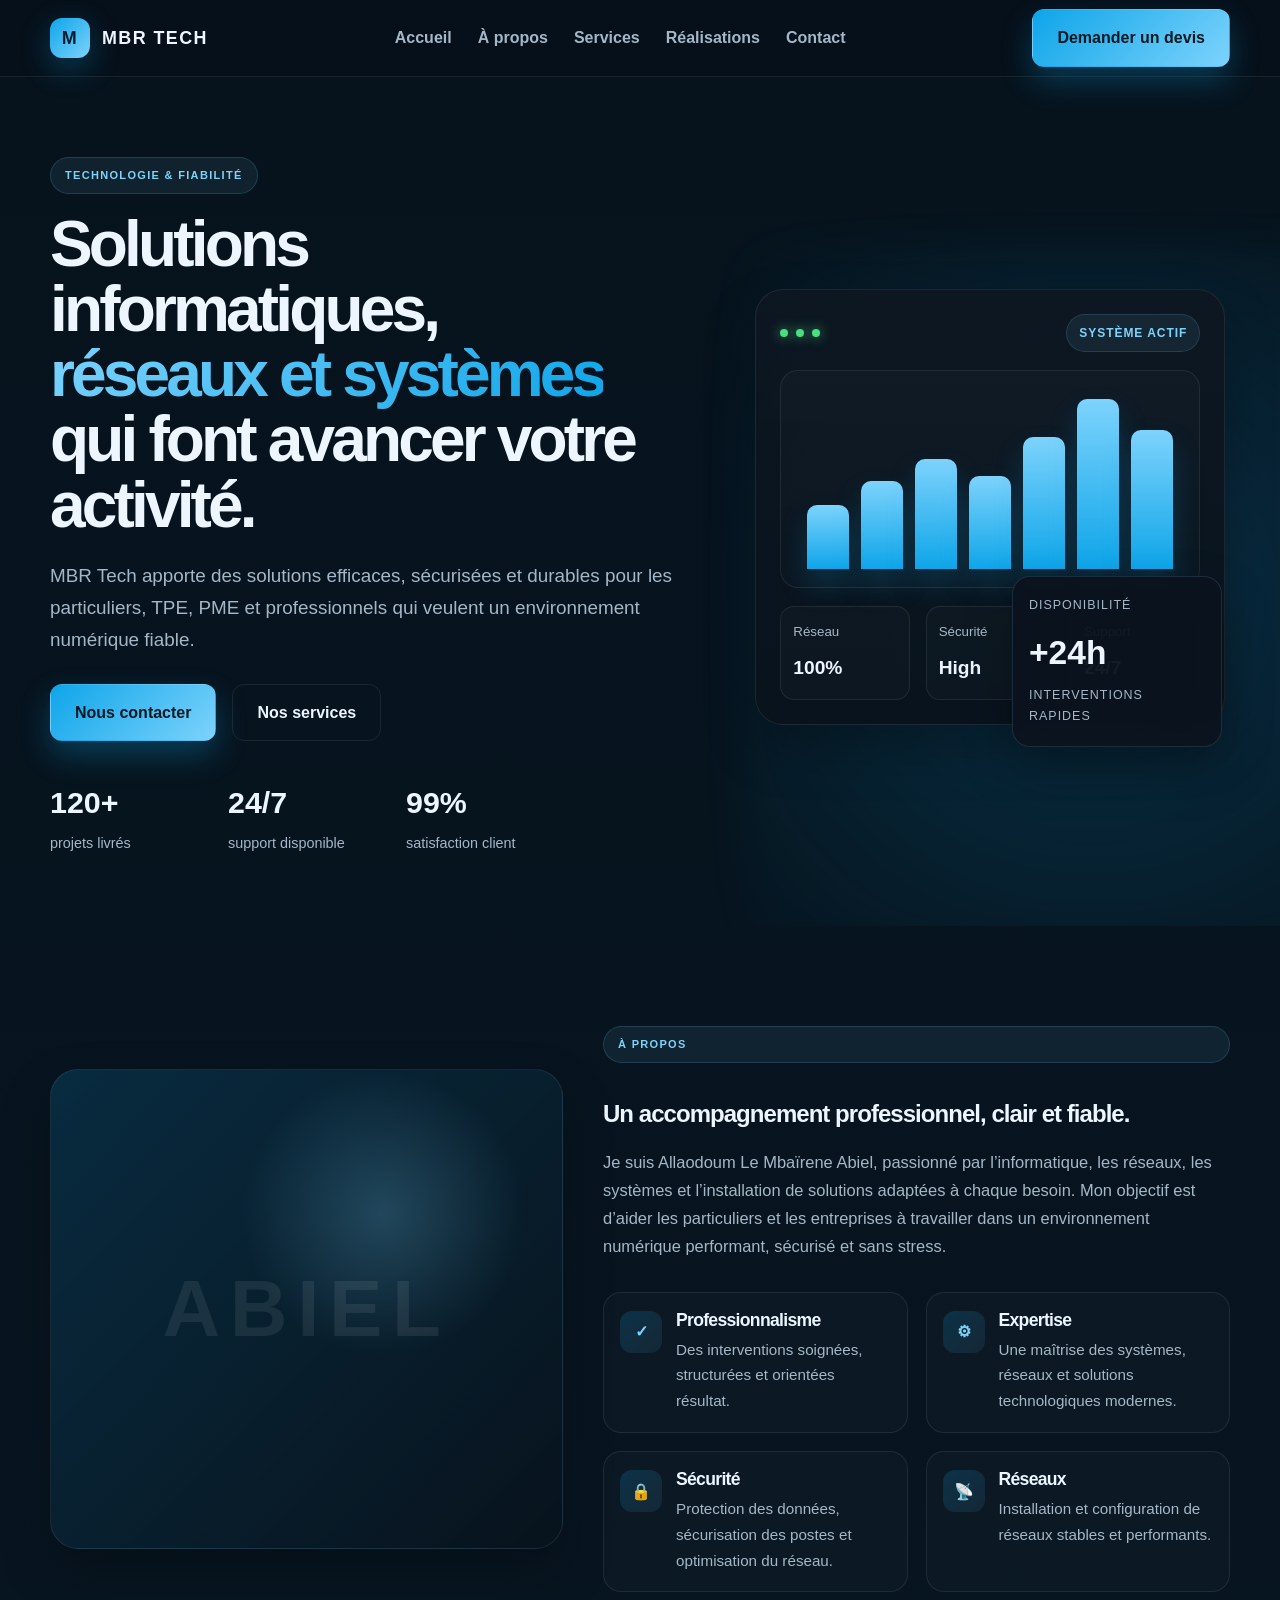
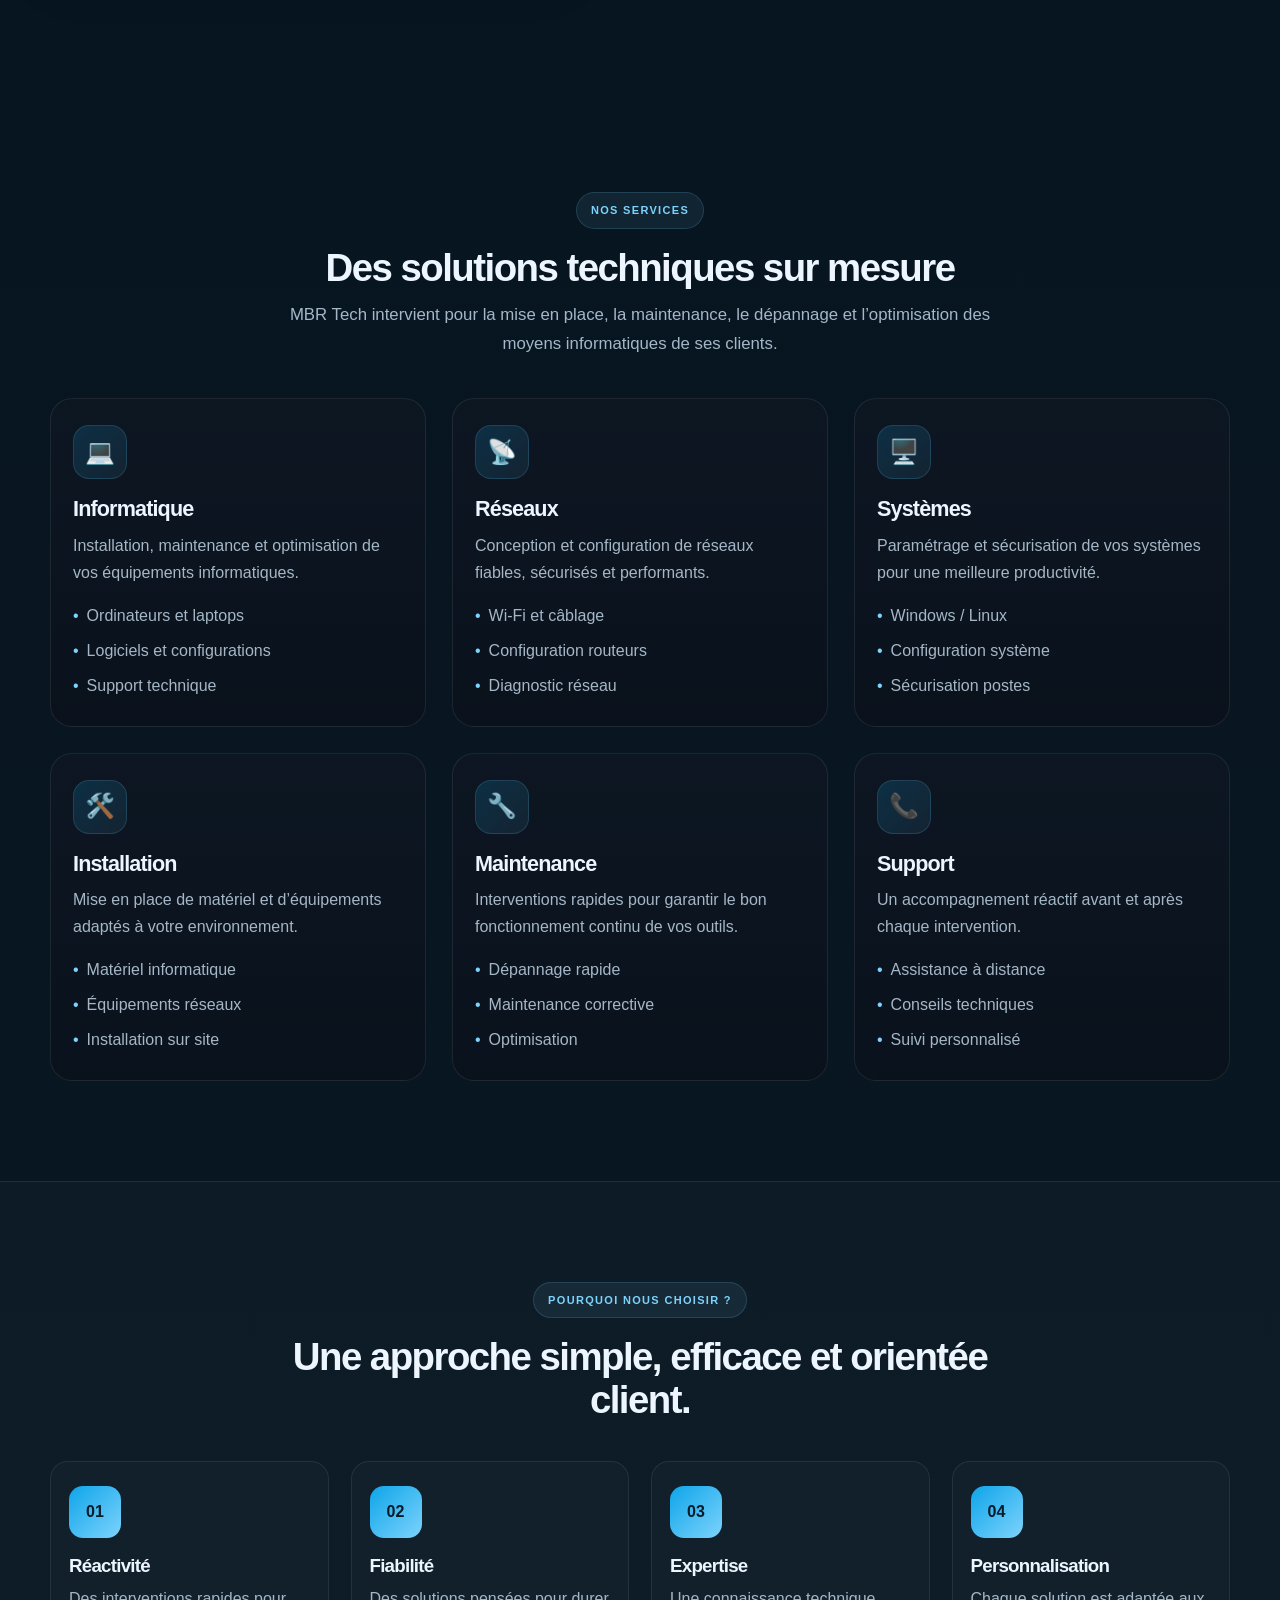
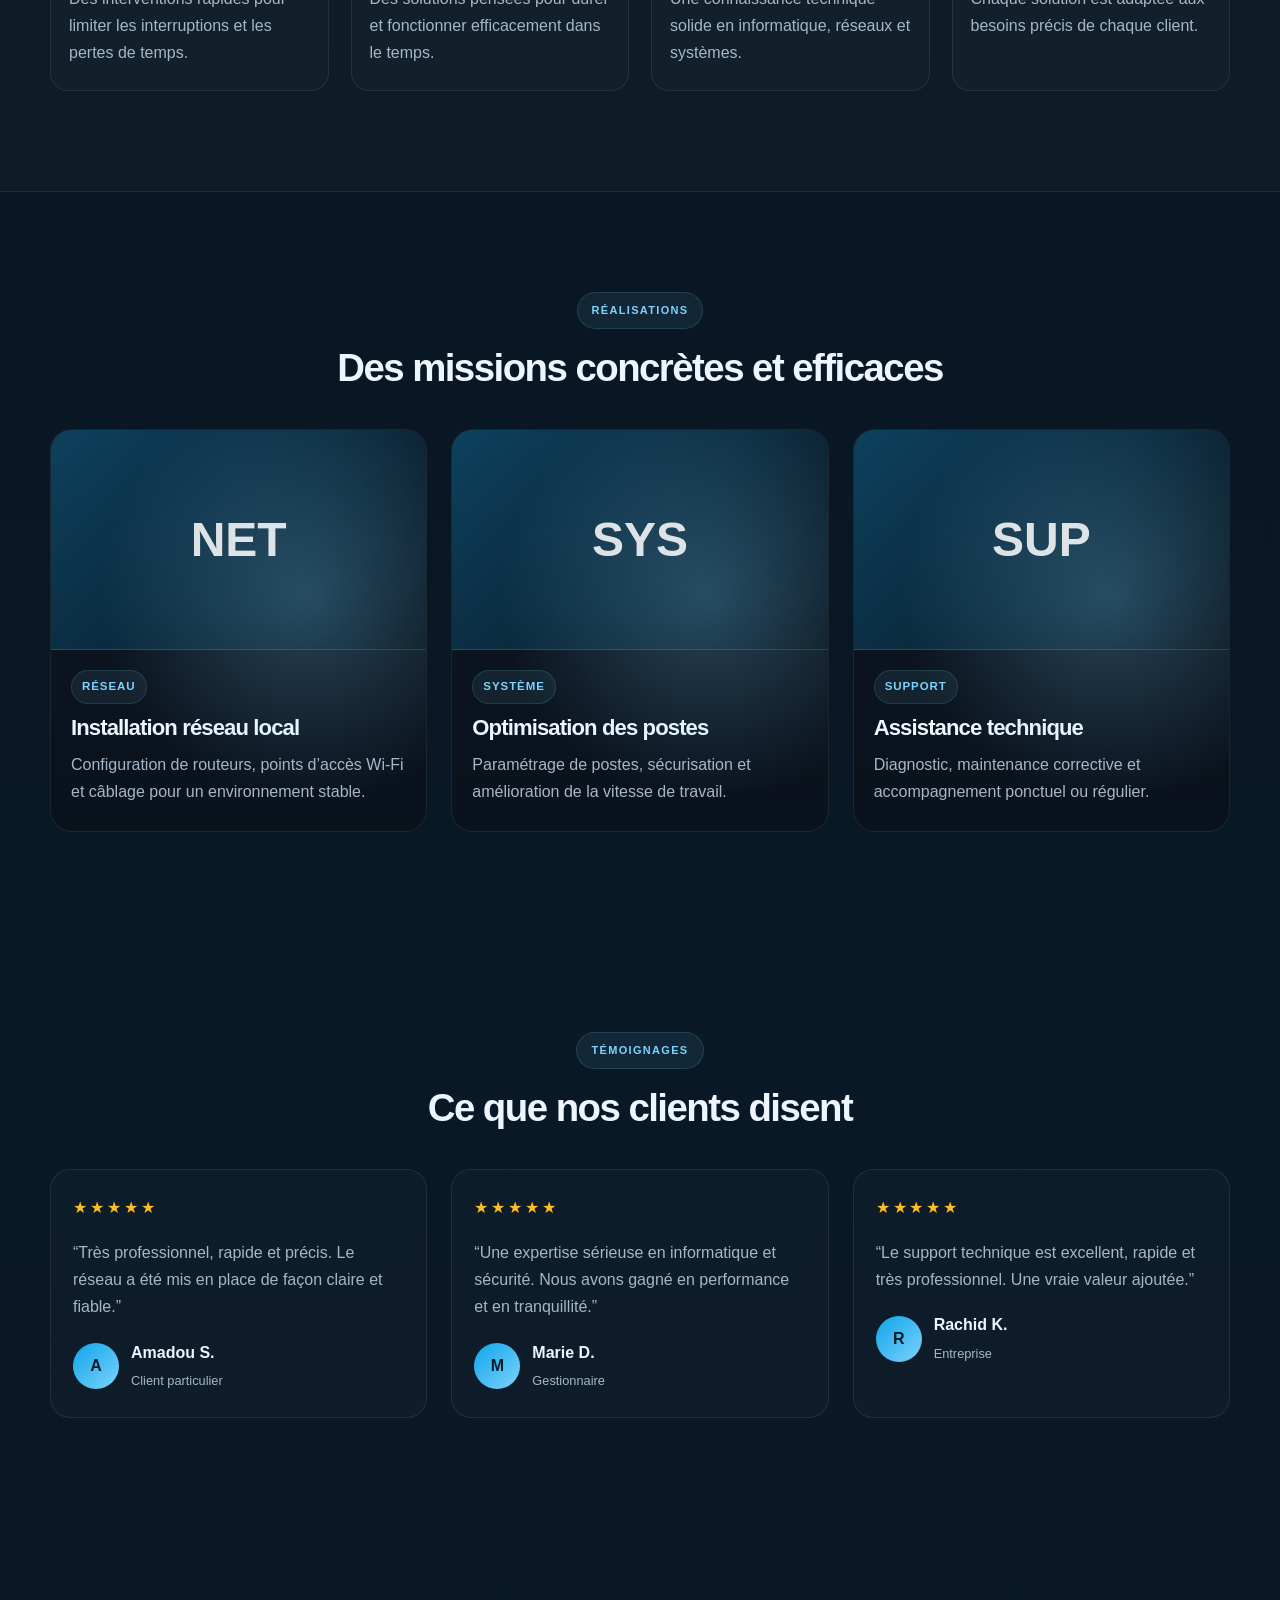
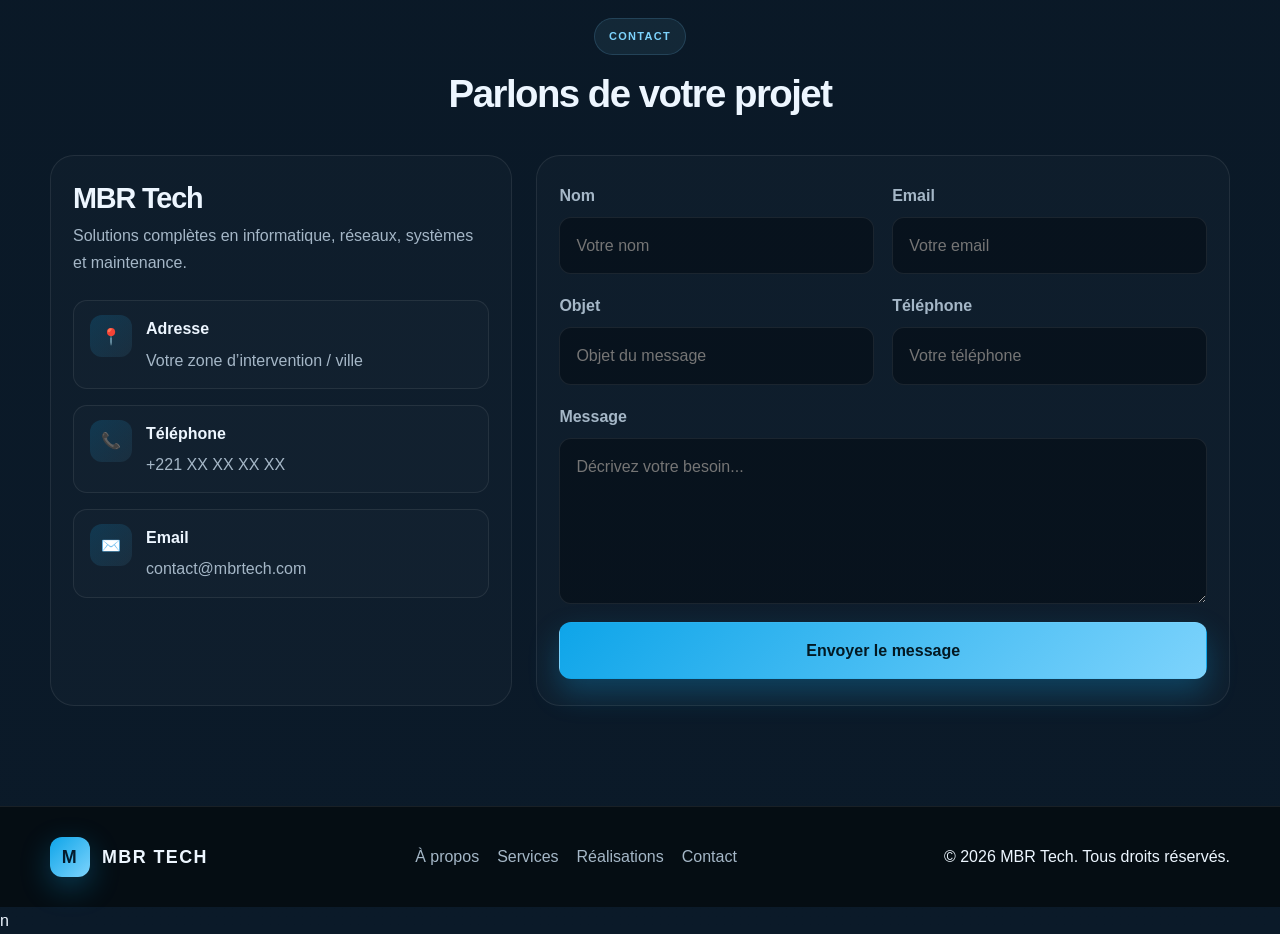
<file: index.html>
<!DOCTYPE html>
<html lang="fr">
  <head>
    <meta charset="UTF-8" />
    <meta name="viewport" content="width=device-width, initial-scale=1.0" />
    <title>MBR Tech | Informatique, Réseaux & Systèmes</title>
    <meta
      name="description"
      content="MBR Tech accompagne les particuliers et professionnels avec des solutions informatiques, réseaux, systèmes et maintenance." />
    <link rel="stylesheet" href="style.css" />
  </head>
  <body>
    <header class="site-header">
      <div class="container nav">
        <a href="index.html" class="brand" aria-label="MBR Tech">
          <span class="brand-mark">M</span>
          <span>MBR Tech</span>
        </a>

        <nav class="nav-links" id="navLinks">
          <a href="index.html">Accueil</a>
          <a href="about.html">À propos</a>
          <a href="services.html">Services</a>
          <a href="portfolio.html">Réalisations</a>
          <a href="contact.html">Contact</a>
        </nav>

        <div class="nav-cta">
          <a href="contact.html" class="btn btn-primary">Demander un devis</a>
          <button class="menu-btn" id="menuBtn" aria-label="Menu">☰</button>
        </div>
      </div>
    </header>

    <main>
      <section class="hero">
        <div class="container hero-content">
          <div class="hero-copy">
            <span class="tiny-tag">Technologie & fiabilité</span>
            <h1>
              Solutions informatiques,<br />
              <span class="highlight">réseaux et systèmes</span><br />
              qui font avancer votre activité.
            </h1>
            <p class="lead">
              MBR Tech apporte des solutions efficaces, sécurisées et durables pour les particuliers,
              TPE, PME et professionnels qui veulent un environnement numérique fiable.
            </p>

            <div class="hero-actions">
              <a href="contact.html" class="btn btn-primary">Nous contacter</a>
              <a href="services.html" class="btn btn-secondary">Nos services</a>
            </div>

            <div class="trust-row">
              <div>
                <strong>120+</strong>
                <span>projets livrés</span>
              </div>
              <div>
                <strong>24/7</strong>
                <span>support disponible</span>
              </div>
              <div>
                <strong>99%</strong>
                <span>satisfaction client</span>
              </div>
            </div>
          </div>

          <div class="hero-visual">
            <div class="dashboard-card">
              <div class="dash-top">
                <div class="signal">
                  <span></span>
                  <span></span>
                  <span></span>
                </div>
                <span class="status-pill">Système actif</span>
              </div>

              <div class="dashboard-panel">
                <div class="chart">
                  <span style="height:38%"></span>
                  <span style="height:52%"></span>
                  <span style="height:65%"></span>
                  <span style="height:55%"></span>
                  <span style="height:78%"></span>
                  <span style="height:100%"></span>
                  <span style="height:82%"></span>
                </div>
              </div>

              <div class="mini-grid">
                <div>
                  <small>Réseau</small>
                  <strong>100%</strong>
                </div>
                <div>
                  <small>Sécurité</small>
                  <strong>High</strong>
                </div>
                <div>
                  <small>Support</small>
                  <strong>24/7</strong>
                </div>
              </div>
            </div>

            <div class="floating-box">
              <span>Disponibilité</span>
              <strong>+24h</strong>
              <em>Interventions rapides</em>
            </div>
          </div>
        </div>
      </section>

      <section class="section" id="about">
        <div class="container about-grid">
          <div class="about-visual">
            <div class="visual-badge">ABIEL</div>
          </div>

          <div class="about-copy">
            <span class="tiny-tag">À propos</span>
            <h2>Un accompagnement professionnel, clair et fiable.</h2>
            <p>
              Je suis Allaodoum Le Mbaïrene Abiel, passionné par l’informatique, les réseaux,
              les systèmes et l’installation de solutions adaptées à chaque besoin. Mon objectif est
              d’aider les particuliers et les entreprises à travailler dans un environnement numérique
              performant, sécurisé et sans stress.
            </p>

            <div class="feature-grid">
              <div class="feature-item">
                <div class="feature-icon">✓</div>
                <div>
                  <h3>Professionnalisme</h3>
                  <p>Des interventions soignées, structurées et orientées résultat.</p>
                </div>
              </div>

              <div class="feature-item">
                <div class="feature-icon">⚙</div>
                <div>
                  <h3>Expertise</h3>
                  <p>Une maîtrise des systèmes, réseaux et solutions technologiques modernes.</p>
                </div>
              </div>

              <div class="feature-item">
                <div class="feature-icon">🔒</div>
                <div>
                  <h3>Sécurité</h3>
                  <p>Protection des données, sécurisation des postes et optimisation du réseau.</p>
                </div>
              </div>

              <div class="feature-item">
                <div class="feature-icon">📡</div>
                <div>
                  <h3>Réseaux</h3>
                  <p>Installation et configuration de réseaux stables et performants.</p>
                </div>
              </div>
            </div>
          </div>
        </div>
      </section>

      <section class="section" id="services">
        <div class="container">
          <div class="section-header">
            <span class="tiny-tag">Nos services</span>
            <h2>Des solutions techniques sur mesure</h2>
            <p>
              MBR Tech intervient pour la mise en place, la maintenance, le dépannage et l’optimisation
              des moyens informatiques de ses clients.
            </p>
          </div>

          <div class="services-grid">
            <article class="service-card">
              <div class="service-icon">💻</div>
              <h3>Informatique</h3>
              <p>Installation, maintenance et optimisation de vos équipements informatiques.</p>
              <ul>
                <li>Ordinateurs et laptops</li>
                <li>Logiciels et configurations</li>
                <li>Support technique</li>
              </ul>
            </article>

            <article class="service-card">
              <div class="service-icon">📡</div>
              <h3>Réseaux</h3>
              <p>Conception et configuration de réseaux fiables, sécurisés et performants.</p>
              <ul>
                <li>Wi-Fi et câblage</li>
                <li>Configuration routeurs</li>
                <li>Diagnostic réseau</li>
              </ul>
            </article>

            <article class="service-card">
              <div class="service-icon">🖥️</div>
              <h3>Systèmes</h3>
              <p>Paramétrage et sécurisation de vos systèmes pour une meilleure productivité.</p>
              <ul>
                <li>Windows / Linux</li>
                <li>Configuration système</li>
                <li>Sécurisation postes</li>
              </ul>
            </article>

            <article class="service-card">
              <div class="service-icon">🛠️</div>
              <h3>Installation</h3>
              <p>Mise en place de matériel et d’équipements adaptés à votre environnement.</p>
              <ul>
                <li>Matériel informatique</li>
                <li>Équipements réseaux</li>
                <li>Installation sur site</li>
              </ul>
            </article>

            <article class="service-card">
              <div class="service-icon">🔧</div>
              <h3>Maintenance</h3>
              <p>Interventions rapides pour garantir le bon fonctionnement continu de vos outils.</p>
              <ul>
                <li>Dépannage rapide</li>
                <li>Maintenance corrective</li>
                <li>Optimisation</li>
              </ul>
            </article>

            <article class="service-card">
              <div class="service-icon">📞</div>
              <h3>Support</h3>
              <p>Un accompagnement réactif avant et après chaque intervention.</p>
              <ul>
                <li>Assistance à distance</li>
                <li>Conseils techniques</li>
                <li>Suivi personnalisé</li>
              </ul>
            </article>
          </div>
        </div>
      </section>

      <section class="section muted-section">
        <div class="container">
          <div class="section-header">
            <span class="tiny-tag">Pourquoi nous choisir ?</span>
            <h2>Une approche simple, efficace et orientée client.</h2>
          </div>

          <div class="reasons-grid">
            <div class="reason-box">
              <div class="reason-number">01</div>
              <h3>Réactivité</h3>
              <p>Des interventions rapides pour limiter les interruptions et les pertes de temps.</p>
            </div>
            <div class="reason-box">
              <div class="reason-number">02</div>
              <h3>Fiabilité</h3>
              <p>Des solutions pensées pour durer et fonctionner efficacement dans le temps.</p>
            </div>
            <div class="reason-box">
              <div class="reason-number">03</div>
              <h3>Expertise</h3>
              <p>Une connaissance technique solide en informatique, réseaux et systèmes.</p>
            </div>
            <div class="reason-box">
              <div class="reason-number">04</div>
              <h3>Personnalisation</h3>
              <p>Chaque solution est adaptée aux besoins précis de chaque client.</p>
            </div>
          </div>
        </div>
      </section>

      <section class="section" id="portfolio">
        <div class="container">
          <div class="section-header">
            <span class="tiny-tag">Réalisations</span>
            <h2>Des missions concrètes et efficaces</h2>
          </div>

          <div class="projects-grid">
            <article class="project-card">
              <div class="project-visual"><span>NET</span></div>
              <div class="project-body">
                <span class="project-tag">Réseau</span>
                <h3>Installation réseau local</h3>
                <p>Configuration de routeurs, points d’accès Wi‑Fi et câblage pour un environnement stable.</p>
              </div>
            </article>

            <article class="project-card">
              <div class="project-visual"><span>SYS</span></div>
              <div class="project-body">
                <span class="project-tag">Système</span>
                <h3>Optimisation des postes</h3>
                <p>Paramétrage de postes, sécurisation et amélioration de la vitesse de travail.</p>
              </div>
            </article>

            <article class="project-card">
              <div class="project-visual"><span>SUP</span></div>
              <div class="project-body">
                <span class="project-tag">Support</span>
                <h3>Assistance technique</h3>
                <p>Diagnostic, maintenance corrective et accompagnement ponctuel ou régulier.</p>
              </div>
            </article>
          </div>
        </div>
      </section>

      <section class="section testimonials-section">
        <div class="container">
          <div class="section-header">
            <span class="tiny-tag">Témoignages</span>
            <h2>Ce que nos clients disent</h2>
          </div>

          <div class="testimonials-grid">
            <div class="testimonial">
              <div class="stars">★★★★★</div>
              <p>“Très professionnel, rapide et précis. Le réseau a été mis en place de façon claire et fiable.”</p>
              <div class="person">
                <div class="avatar">A</div>
                <div>
                  <strong>Amadou S.</strong>
                  <span>Client particulier</span>
                </div>
              </div>
            </div>

            <div class="testimonial">
              <div class="stars">★★★★★</div>
              <p>“Une expertise sérieuse en informatique et sécurité. Nous avons gagné en performance et en tranquillité.”</p>
              <div class="person">
                <div class="avatar">M</div>
                <div>
                  <strong>Marie D.</strong>
                  <span>Gestionnaire</span>
                </div>
              </div>
            </div>

            <div class="testimonial">
              <div class="stars">★★★★★</div>
              <p>“Le support technique est excellent, rapide et très professionnel. Une vraie valeur ajoutée.”</p>
              <div class="person">
                <div class="avatar">R</div>
                <div>
                  <strong>Rachid K.</strong>
                  <span>Entreprise</span>
                </div>
              </div>
            </div>
          </div>
        </div>
      </section>

      <section class="section" id="contact">
        <div class="container">
          <div class="section-header">
            <span class="tiny-tag">Contact</span>
            <h2>Parlons de votre projet</h2>
          </div>

          <div class="contact-wrap">
            <div class="contact-card">
              <h3>MBR Tech</h3>
              <p>Solutions complètes en informatique, réseaux, systèmes et maintenance.</p>

              <div class="contact-list">
                <div class="contact-item">
                  <div class="info-icon">📍</div>
                  <div>
                    <strong>Adresse</strong>
                    <span>Votre zone d’intervention / ville</span>
                  </div>
                </div>

                <div class="contact-item">
                  <div class="info-icon">📞</div>
                  <div>
                    <strong>Téléphone</strong>
                    <span>+221 XX XX XX XX</span>
                  </div>
                </div>

                <div class="contact-item">
                  <div class="info-icon">✉️</div>
                  <div>
                    <strong>Email</strong>
                    <span>contact@mbrtech.com</span>
                  </div>
                </div>
              </div>
            </div>

            <div class="form-card">
              <form class="contact-form" id="contactForm">
                <div class="field-row">
                  <div class="field">
                    <label for="name">Nom</label>
                    <input id="name" type="text" placeholder="Votre nom" required />
                  </div>

                  <div class="field">
                    <label for="email">Email</label>
                    <input id="email" type="email" placeholder="Votre email" required />
                  </div>
                </div>

                <div class="field-row">
                  <div class="field">
                    <label for="subject">Objet</label>
                    <input id="subject" type="text" placeholder="Objet du message" required />
                  </div>

                  <div class="field">
                    <label for="phone">Téléphone</label>
                    <input id="phone" type="tel" placeholder="Votre téléphone" />
                  </div>
                </div>

                <div class="field">
                  <label for="message">Message</label>
                  <textarea id="message" rows="5" placeholder="Décrivez votre besoin..." required></textarea>
                </div>

                <button type="submit" class="btn btn-primary">Envoyer le message</button>
              </form>
            </div>
          </div>
        </div>
      </section>
    </main>

    <footer class="site-footer">
      <div class="container footer-wrap">
        <div class="brand">
          <span class="brand-mark">M</span>
          <span>MBR Tech</span>
        </div>

        <div class="footer-links">
          <a href="about.html">À propos</a>
          <a href="services.html">Services</a>
          <a href="portfolio.html">Réalisations</a>
          <a href="contact.html">Contact</a>
        </div>

        <div>© <span id="year"></span> MBR Tech. Tous droits réservés.</div>
      </div>
    </footer>

    <script src="script.js"></script>
  </body>
</html>
















































































































































































































































































n
</file>
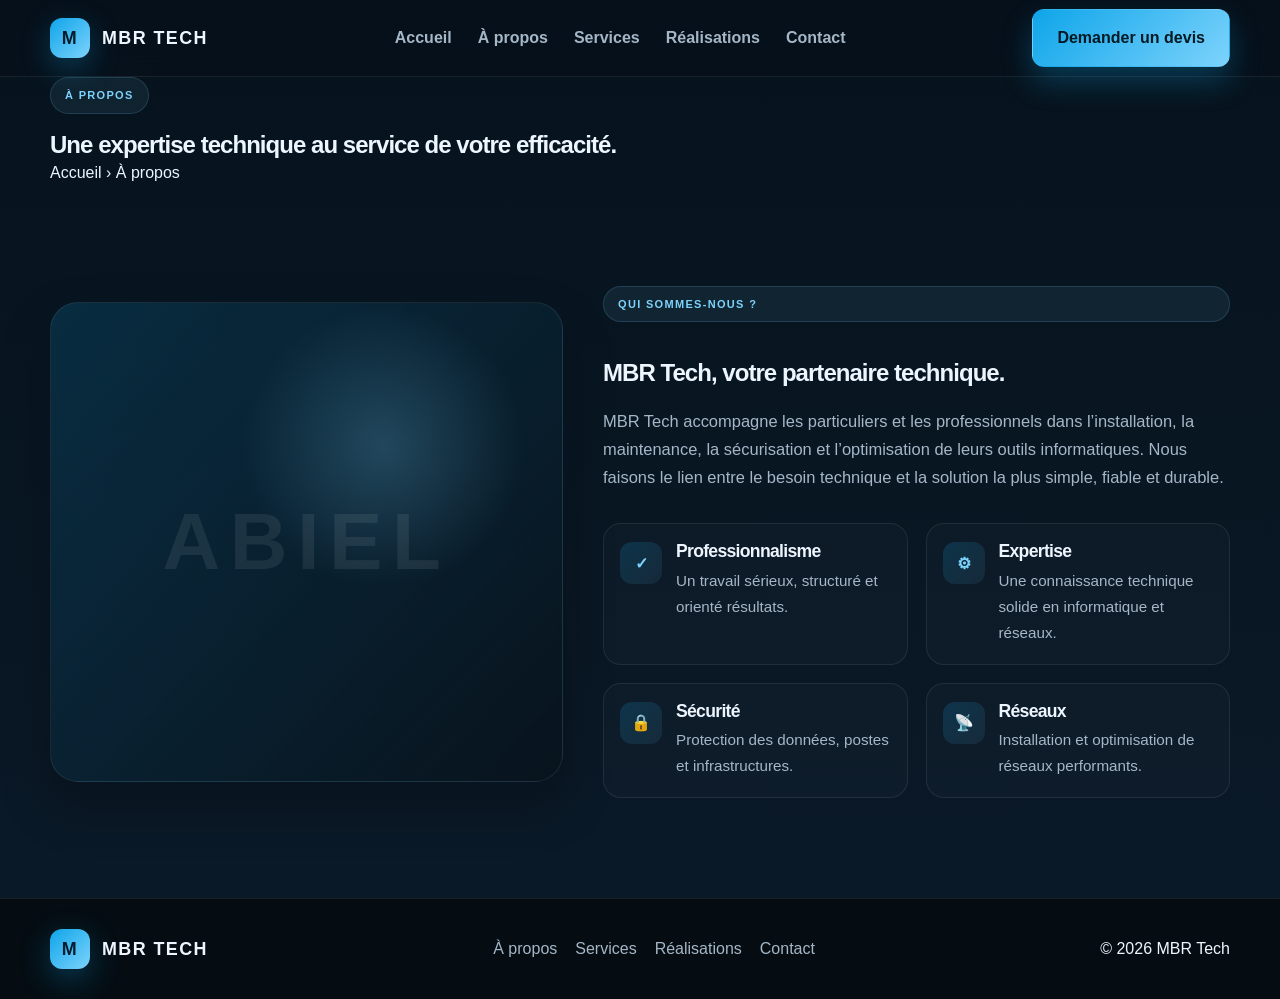
<file: about.html>
<!DOCTYPE html>
<html lang="fr">
  <head>
    <meta charset="UTF-8" />
    <meta name="viewport" content="width=device-width, initial-scale=1.0" />
    <title>À propos | MBR Tech</title>
    <link rel="stylesheet" href="style.css" />
  </head>
  <body>
    <header class="site-header">
      <div class="container nav">
        <a href="index.html" class="brand">
          <span class="brand-mark">M</span>
          <span>MBR Tech</span>
        </a>

        <nav class="nav-links" id="navLinks">
          <a href="index.html">Accueil</a>
          <a href="about.html">À propos</a>
          <a href="services.html">Services</a>
          <a href="portfolio.html">Réalisations</a>
          <a href="contact.html">Contact</a>
        </nav>

        <div class="nav-cta">
          <a href="contact.html" class="btn btn-primary">Demander un devis</a>
          <button class="menu-btn" id="menuBtn" aria-label="Menu">☰</button>
        </div>
      </div>
    </header>

    <main>
      <section class="page-banner">
        <div class="container page-banner-inner">
          <div>
            <span class="tiny-tag">À propos</span>
            <h1>Une expertise technique au service de votre efficacité.</h1>
          </div>
          <div class="breadcrumb">Accueil <span>›</span> À propos</div>
        </div>
      </section>

      <section class="section">
        <div class="container about-grid">
          <div class="about-visual">
            <div class="visual-badge">ABIEL</div>
          </div>

          <div class="about-copy">
            <span class="tiny-tag">Qui sommes-nous ?</span>
            <h2>MBR Tech, votre partenaire technique.</h2>
            <p>
              MBR Tech accompagne les particuliers et les professionnels dans l’installation, la maintenance,
              la sécurisation et l’optimisation de leurs outils informatiques. Nous faisons le lien entre
              le besoin technique et la solution la plus simple, fiable et durable.
            </p>

            <div class="feature-grid">
              <div class="feature-item">
                <div class="feature-icon">✓</div>
                <div>
                  <h3>Professionnalisme</h3>
                  <p>Un travail sérieux, structuré et orienté résultats.</p>
                </div>
              </div>

              <div class="feature-item">
                <div class="feature-icon">⚙</div>
                <div>
                  <h3>Expertise</h3>
                  <p>Une connaissance technique solide en informatique et réseaux.</p>
                </div>
              </div>

              <div class="feature-item">
                <div class="feature-icon">🔒</div>
                <div>
                  <h3>Sécurité</h3>
                  <p>Protection des données, postes et infrastructures.</p>
                </div>
              </div>

              <div class="feature-item">
                <div class="feature-icon">📡</div>
                <div>
                  <h3>Réseaux</h3>
                  <p>Installation et optimisation de réseaux performants.</p>
                </div>
              </div>
            </div>
          </div>
        </div>
      </section>
    </main>

    <footer class="site-footer">
      <div class="container footer-wrap">
        <div class="brand">
          <span class="brand-mark">M</span>
          <span>MBR Tech</span>
        </div>
        <div class="footer-links">
          <a href="about.html">À propos</a>
          <a href="services.html">Services</a>
          <a href="portfolio.html">Réalisations</a>
          <a href="contact.html">Contact</a>
        </div>
        <div>© <span id="year"></span> MBR Tech</div>
      </div>
    </footer>

    <script src="script.js"></script>
  </body>
</html>
</file>
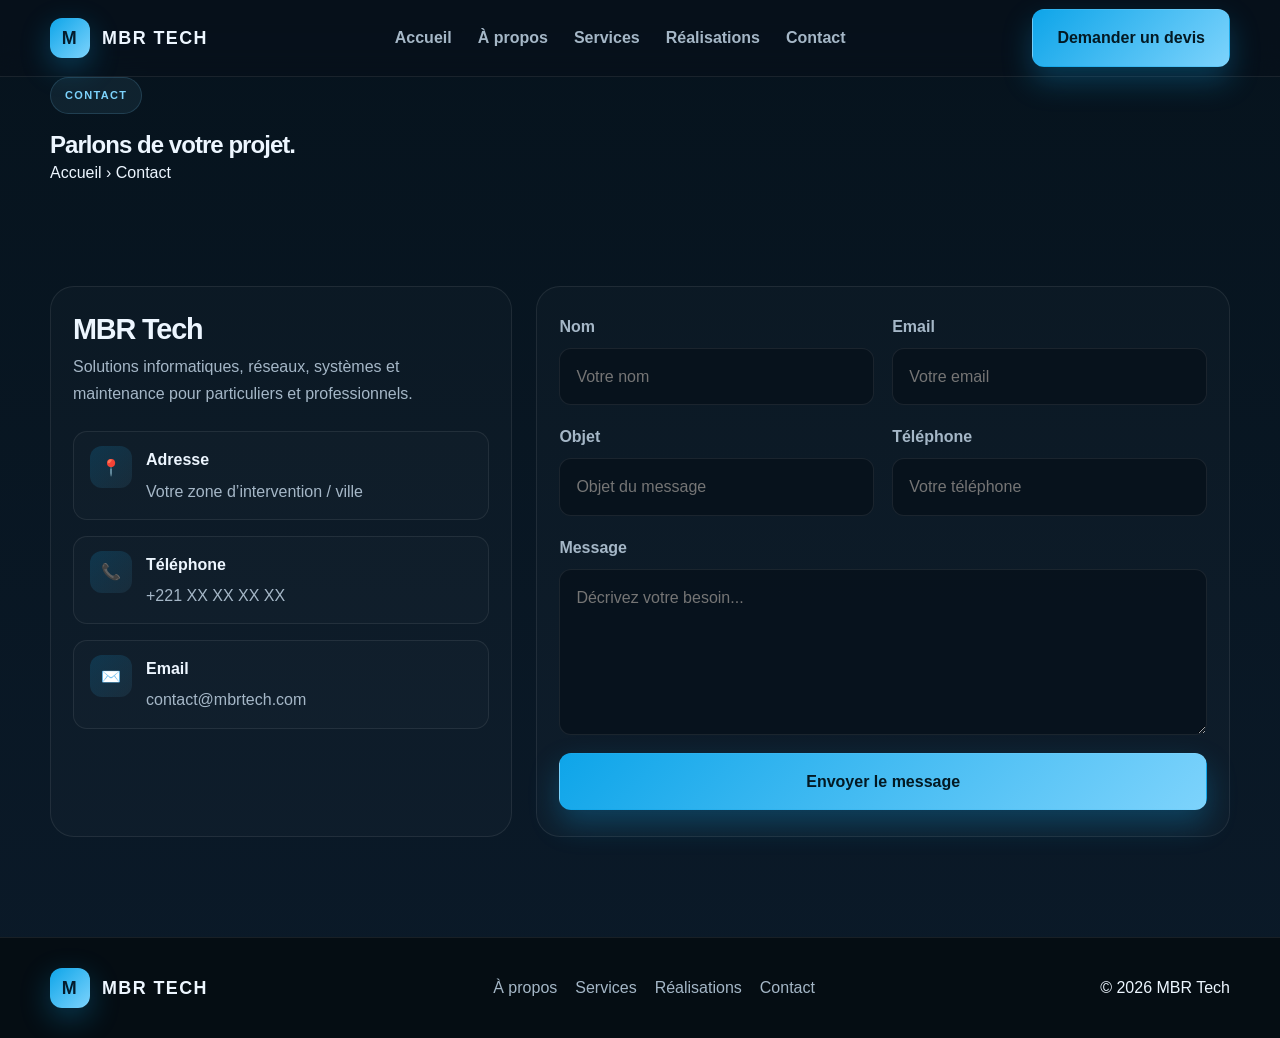
<file: contact.html>
<!DOCTYPE html>
<html lang="fr">
  <head>
    <meta charset="UTF-8" />
    <meta name="viewport" content="width=device-width, initial-scale=1.0" />
    <title>Contact | MBR Tech</title>
    <link rel="stylesheet" href="style.css" />
  </head>
  <body>
    <header class="site-header">
      <div class="container nav">
        <a href="index.html" class="brand">
          <span class="brand-mark">M</span>
          <span>MBR Tech</span>
        </a>

        <nav class="nav-links" id="navLinks">
          <a href="index.html">Accueil</a>
          <a href="about.html">À propos</a>
          <a href="services.html">Services</a>
          <a href="portfolio.html">Réalisations</a>
          <a href="contact.html">Contact</a>
        </nav>

        <div class="nav-cta">
          <a href="contact.html" class="btn btn-primary">Demander un devis</a>
          <button class="menu-btn" id="menuBtn" aria-label="Menu">☰</button>
        </div>
      </div>
    </header>

    <main>
      <section class="page-banner">
        <div class="container page-banner-inner">
          <div>
            <span class="tiny-tag">Contact</span>
            <h1>Parlons de votre projet.</h1>
          </div>
          <div class="breadcrumb">Accueil <span>›</span> Contact</div>
        </div>
      </section>

      <section class="section">
        <div class="container contact-wrap">
          <div class="contact-card">
            <h3>MBR Tech</h3>
            <p>Solutions informatiques, réseaux, systèmes et maintenance pour particuliers et professionnels.</p>

            <div class="contact-list">
              <div class="contact-item">
                <div class="info-icon">📍</div>
                <div>
                  <strong>Adresse</strong>
                  <span>Votre zone d’intervention / ville</span>
                </div>
              </div>

              <div class="contact-item">
                <div class="info-icon">📞</div>
                <div>
                  <strong>Téléphone</strong>
                  <span>+221 XX XX XX XX</span>
                </div>
              </div>

              <div class="contact-item">
                <div class="info-icon">✉️</div>
                <div>
                  <strong>Email</strong>
                  <span>contact@mbrtech.com</span>
                </div>
              </div>
            </div>
          </div>

          <div class="form-card">
            <form class="contact-form" id="contactForm">
              <div class="field-row">
                <div class="field">
                  <label for="name">Nom</label>
                  <input id="name" type="text" placeholder="Votre nom" required />
                </div>
                <div class="field">
                  <label for="email">Email</label>
                  <input id="email" type="email" placeholder="Votre email" required />
                </div>
              </div>

              <div class="field-row">
                <div class="field">
                  <label for="subject">Objet</label>
                  <input id="subject" type="text" placeholder="Objet du message" required />
                </div>
                <div class="field">
                  <label for="phone">Téléphone</label>
                  <input id="phone" type="tel" placeholder="Votre téléphone" />
                </div>
              </div>

              <div class="field">
                <label for="message">Message</label>
                <textarea id="message" rows="5" placeholder="Décrivez votre besoin..." required></textarea>
              </div>

              <button type="submit" class="btn btn-primary">Envoyer le message</button>
            </form>
          </div>
        </div>
      </section>
    </main>

    <footer class="site-footer">
      <div class="container footer-wrap">
        <div class="brand">
          <span class="brand-mark">M</span>
          <span>MBR Tech</span>
        </div>
        <div class="footer-links">
          <a href="about.html">À propos</a>
          <a href="services.html">Services</a>
          <a href="portfolio.html">Réalisations</a>
          <a href="contact.html">Contact</a>
        </div>
        <div>© <span id="year"></span> MBR Tech</div>
      </div>
    </footer>

    <script src="script.js"></script>
  </body>
</html>
</file>
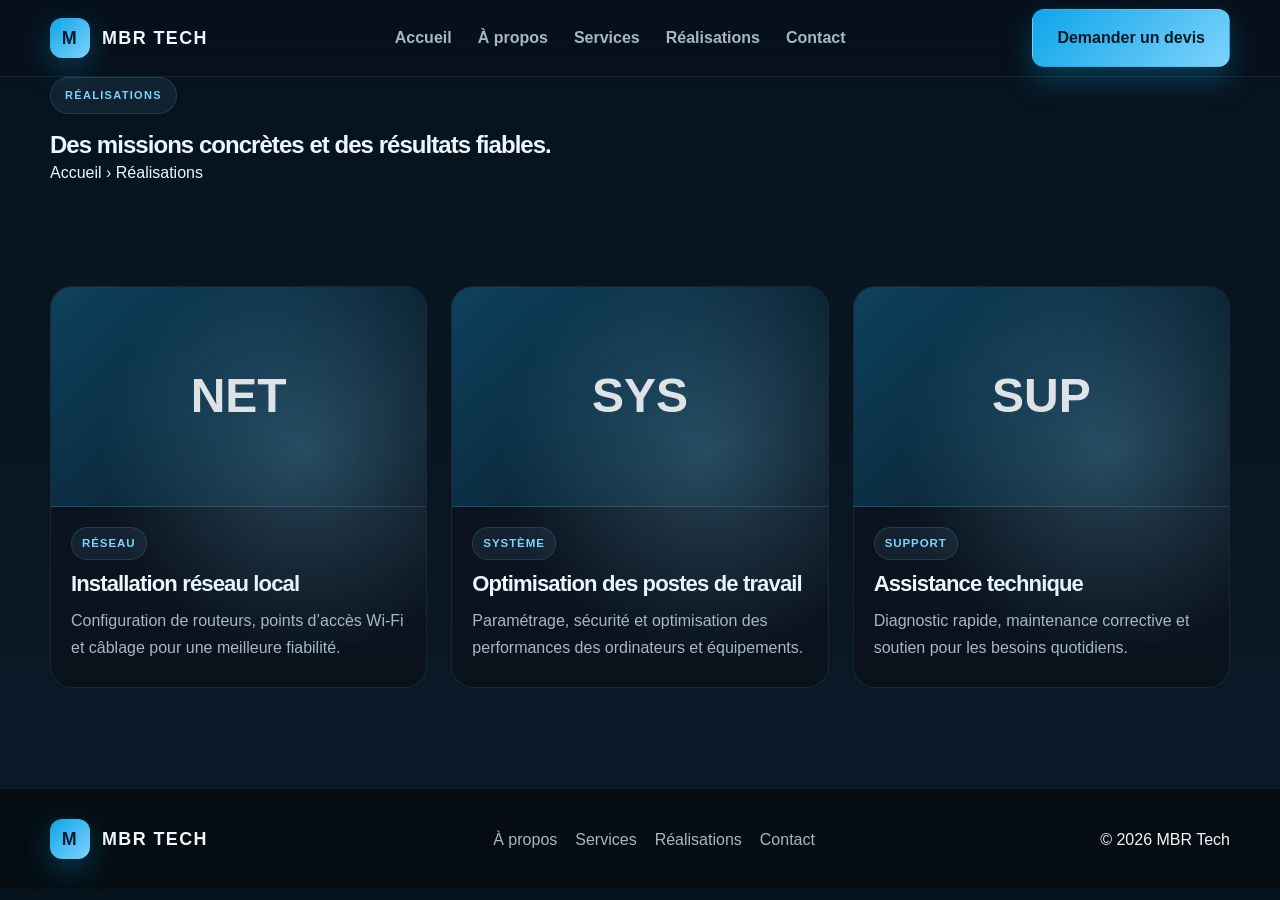
<file: portfolio.html>
<!DOCTYPE html>
<html lang="fr">
  <head>
    <meta charset="UTF-8" />
    <meta name="viewport" content="width=device-width, initial-scale=1.0" />
    <title>Réalisations | MBR Tech</title>
    <link rel="stylesheet" href="style.css" />
  </head>
  <body>
    <header class="site-header">
      <div class="container nav">
        <a href="index.html" class="brand">
          <span class="brand-mark">M</span>
          <span>MBR Tech</span>
        </a>

        <nav class="nav-links" id="navLinks">
          <a href="index.html">Accueil</a>
          <a href="about.html">À propos</a>
          <a href="services.html">Services</a>
          <a href="portfolio.html">Réalisations</a>
          <a href="contact.html">Contact</a>
        </nav>

        <div class="nav-cta">
          <a href="contact.html" class="btn btn-primary">Demander un devis</a>
          <button class="menu-btn" id="menuBtn" aria-label="Menu">☰</button>
        </div>
      </div>
    </header>

    <main>
      <section class="page-banner">
        <div class="container page-banner-inner">
          <div>
            <span class="tiny-tag">Réalisations</span>
            <h1>Des missions concrètes et des résultats fiables.</h1>
          </div>
          <div class="breadcrumb">Accueil <span>›</span> Réalisations</div>
        </div>
      </section>

      <section class="section">
        <div class="container projects-grid">
          <article class="project-card">
            <div class="project-visual"><span>NET</span></div>
            <div class="project-body">
              <span class="project-tag">Réseau</span>
              <h3>Installation réseau local</h3>
              <p>Configuration de routeurs, points d’accès Wi‑Fi et câblage pour une meilleure fiabilité.</p>
            </div>
          </article>

          <article class="project-card">
            <div class="project-visual"><span>SYS</span></div>
            <div class="project-body">
              <span class="project-tag">Système</span>
              <h3>Optimisation des postes de travail</h3>
              <p>Paramétrage, sécurité et optimisation des performances des ordinateurs et équipements.</p>
            </div>
          </article>

          <article class="project-card">
            <div class="project-visual"><span>SUP</span></div>
            <div class="project-body">
              <span class="project-tag">Support</span>
              <h3>Assistance technique</h3>
              <p>Diagnostic rapide, maintenance corrective et soutien pour les besoins quotidiens.</p>
            </div>
          </article>
        </div>
      </section>
    </main>

    <footer class="site-footer">
      <div class="container footer-wrap">
        <div class="brand">
          <span class="brand-mark">M</span>
          <span>MBR Tech</span>
        </div>
        <div class="footer-links">
          <a href="about.html">À propos</a>
          <a href="services.html">Services</a>
          <a href="portfolio.html">Réalisations</a>
          <a href="contact.html">Contact</a>
        </div>
        <div>© <span id="year"></span> MBR Tech</div>
      </div>
    </footer>

    <script src="script.js"></script>
  </body>
</html>
</file>
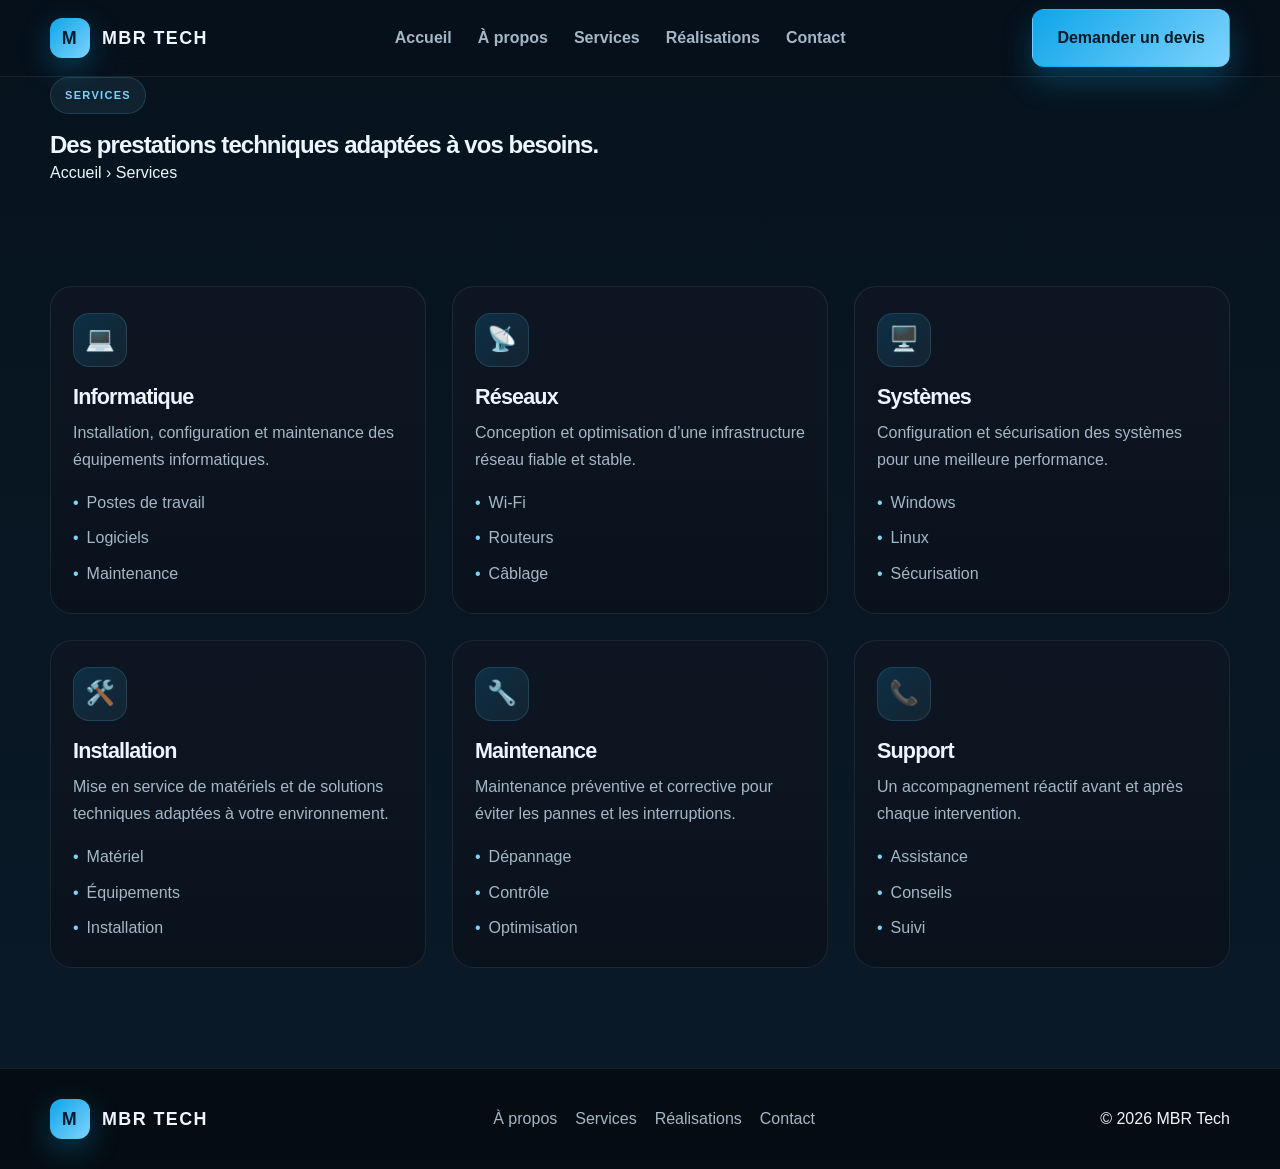
<file: services.html>
<!DOCTYPE html>
<html lang="fr">
  <head>
    <meta charset="UTF-8" />
    <meta name="viewport" content="width=device-width, initial-scale=1.0" />
    <title>Services | MBR Tech</title>
    <link rel="stylesheet" href="style.css" />
  </head>
  <body>
    <header class="site-header">
      <div class="container nav">
        <a href="index.html" class="brand">
          <span class="brand-mark">M</span>
          <span>MBR Tech</span>
        </a>

        <nav class="nav-links" id="navLinks">
          <a href="index.html">Accueil</a>
          <a href="about.html">À propos</a>
          <a href="services.html">Services</a>
          <a href="portfolio.html">Réalisations</a>
          <a href="contact.html">Contact</a>
        </nav>

        <div class="nav-cta">
          <a href="contact.html" class="btn btn-primary">Demander un devis</a>
          <button class="menu-btn" id="menuBtn" aria-label="Menu">☰</button>
        </div>
      </div>
    </header>

    <main>
      <section class="page-banner">
        <div class="container page-banner-inner">
          <div>
            <span class="tiny-tag">Services</span>
            <h1>Des prestations techniques adaptées à vos besoins.</h1>
          </div>
          <div class="breadcrumb">Accueil <span>›</span> Services</div>
        </div>
      </section>

      <section class="section">
        <div class="container services-grid">
          <article class="service-card">
            <div class="service-icon">💻</div>
            <h3>Informatique</h3>
            <p>Installation, configuration et maintenance des équipements informatiques.</p>
            <ul>
              <li>Postes de travail</li>
              <li>Logiciels</li>
              <li>Maintenance</li>
            </ul>
          </article>

          <article class="service-card">
            <div class="service-icon">📡</div>
            <h3>Réseaux</h3>
            <p>Conception et optimisation d’une infrastructure réseau fiable et stable.</p>
            <ul>
              <li>Wi‑Fi</li>
              <li>Routeurs</li>
              <li>Câblage</li>
            </ul>
          </article>

          <article class="service-card">
            <div class="service-icon">🖥️</div>
            <h3>Systèmes</h3>
            <p>Configuration et sécurisation des systèmes pour une meilleure performance.</p>
            <ul>
              <li>Windows</li>
              <li>Linux</li>
              <li>Sécurisation</li>
            </ul>
          </article>

          <article class="service-card">
            <div class="service-icon">🛠️</div>
            <h3>Installation</h3>
            <p>Mise en service de matériels et de solutions techniques adaptées à votre environnement.</p>
            <ul>
              <li>Matériel</li>
              <li>Équipements</li>
              <li>Installation</li>
            </ul>
          </article>

          <article class="service-card">
            <div class="service-icon">🔧</div>
            <h3>Maintenance</h3>
            <p>Maintenance préventive et corrective pour éviter les pannes et les interruptions.</p>
            <ul>
              <li>Dépannage</li>
              <li>Contrôle</li>
              <li>Optimisation</li>
            </ul>
          </article>

          <article class="service-card">
            <div class="service-icon">📞</div>
            <h3>Support</h3>
            <p>Un accompagnement réactif avant et après chaque intervention.</p>
            <ul>
              <li>Assistance</li>
              <li>Conseils</li>
              <li>Suivi</li>
            </ul>
          </article>
        </div>
      </section>
    </main>

    <footer class="site-footer">
      <div class="container footer-wrap">
        <div class="brand">
          <span class="brand-mark">M</span>
          <span>MBR Tech</span>
        </div>
        <div class="footer-links">
          <a href="about.html">À propos</a>
          <a href="services.html">Services</a>
          <a href="portfolio.html">Réalisations</a>
          <a href="contact.html">Contact</a>
        </div>
        <div>© <span id="year"></span> MBR Tech</div>
      </div>
    </footer>

    <script src="script.js"></script>
  </body>
</html>
</file>
<file: style.css>
:root {
  --primary: #071823;
  --primary-2: #0d1d2c;
  --secondary: #0ea5e9;
  --secondary-2: #7dd3fc;
  --text: #edf6ff;
  --muted: #a5b7c7;
  --soft: #0f2435;
  --card: rgba(12, 23, 34, 0.88);
  --line: rgba(255, 255, 255, 0.08);
  --shadow: 0 24px 50px rgba(0, 0, 0, 0.25);
  --container: 1180px;
  --radius: 20px;
}

* {
  box-sizing: border-box;
  margin: 0;
  padding: 0;
}

html {
  scroll-behavior: smooth;
}

body {
  font-family: "Segoe UI", Tahoma, Geneva, Verdana, sans-serif;
  background: linear-gradient(180deg, #06131d 0%, #0b1a29 100%);
  color: var(--text);
  line-height: 1.7;
}

img {
  max-width: 100%;
  display: block;
}

a {
  color: inherit;
  text-decoration: none;
}

button,
input,
textarea {
  font: inherit;
}

.container {
  width: min(var(--container), calc(100% - 32px));
  margin: 0 auto;
}

.section {
  padding: 100px 0;
}

.muted-section {
  background: rgba(255, 255, 255, 0.02);
  border-top: 1px solid var(--line);
  border-bottom: 1px solid var(--line);
}

.section-header {
  text-align: center;
  max-width: 720px;
  margin: 0 auto 40px;
}

.section-header h2 {
  font-size: clamp(2rem, 3vw, 3rem);
  line-height: 1.1;
  letter-spacing: -0.04em;
  margin-bottom: 12px;
}

.section-header p {
  color: var(--muted);
  font-size: 1.05rem;
}

.tiny-tag {
  display: inline-block;
  padding: 8px 14px;
  border-radius: 999px;
  font-size: 11px;
  font-weight: 700;
  letter-spacing: 0.12em;
  text-transform: uppercase;
  background: rgba(125, 211, 252, 0.08);
  border: 1px solid rgba(125, 211, 252, 0.16);
  color: var(--secondary-2);
  margin-bottom: 18px;
}

h1, h2, h3, h4 {
  line-height: 1.12;
  letter-spacing: -0.04em;
  margin: 0;
}

p {
  color: var(--muted);
}

.btn {
  display: inline-flex;
  align-items: center;
  justify-content: center;
  padding: 14px 24px;
  border-radius: 12px;
  font-weight: 700;
  transition: 0.25s ease;
  border: 1px solid transparent;
  white-space: nowrap;
}

.btn:hover {
  transform: translateY(-2px);
}

.btn-primary {
  color: #031923;
  background: linear-gradient(135deg, var(--secondary), var(--secondary-2));
  box-shadow: 0 14px 30px rgba(14, 165, 233, 0.28);
}

.btn-secondary {
  color: var(--text);
  background: transparent;
  border-color: var(--line);
}

.site-header {
  position: sticky;
  top: 0;
  z-index: 1000;
  background: rgba(7, 17, 27, 0.8);
  backdrop-filter: blur(14px);
  border-bottom: 1px solid var(--line);
}

.nav {
  display: flex;
  align-items: center;
  justify-content: space-between;
  min-height: 76px;
}

.brand {
  display: inline-flex;
  align-items: center;
  gap: 12px;
  font-size: 1.12rem;
  font-weight: 800;
  letter-spacing: 0.08em;
  text-transform: uppercase;
}

.brand-mark {
  display: inline-grid;
  place-items: center;
  width: 40px;
  height: 40px;
  border-radius: 12px;
  background: linear-gradient(135deg, var(--secondary), var(--secondary-2));
  color: #041c2d;
  font-weight: 900;
  box-shadow: 0 10px 30px rgba(14, 165, 233, 0.3);
}

.nav-links {
  display: flex;
  align-items: center;
  gap: 26px;
  color: var(--muted);
  font-weight: 600;
}

.nav-links a {
  position: relative;
  transition: 0.2s ease;
}

.nav-links a::after {
  content: "";
  position: absolute;
  left: 0;
  bottom: -8px;
  width: 100%;
  height: 2px;
  background: linear-gradient(90deg, var(--secondary), var(--secondary-2));
  transform: scaleX(0);
  transform-origin: left;
  transition: transform 0.2s ease;
}

.nav-links a:hover {
  color: var(--text);
}

.nav-links a:hover::after {
  transform: scaleX(1);
}

.nav-cta {
  display: flex;
  align-items: center;
  gap: 14px;
}

.menu-btn {
  display: none;
  width: 42px;
  height: 42px;
  border: 1px solid var(--line);
  border-radius: 12px;
  background: transparent;
  color: var(--text);
  font-size: 1.6rem;
  cursor: pointer;
}

.hero {
  position: relative;
  padding: 80px 0 70px;
  overflow: hidden;
}

.hero::before {
  content: "";
  position: absolute;
  inset: 20% -10% auto 58%;
  width: 700px;
  height: 700px;
  background: radial-gradient(circle, rgba(14, 165, 233, 0.2), rgba(14, 165, 233, 0));
  filter: blur(20px);
  pointer-events: none;
}

.hero-content {
  display: grid;
  grid-template-columns: 1.15fr 0.85fr;
  gap: 52px;
  align-items: center;
  position: relative;
  z-index: 1;
}

.hero-copy h1 {
  font-size: clamp(2.8rem, 5vw, 5rem);
  line-height: 1.02;
  letter-spacing: -0.06em;
}

.highlight {
  background: linear-gradient(135deg, var(--secondary-2), var(--secondary));
  -webkit-background-clip: text;
  background-clip: text;
  color: transparent;
}

.lead {
  color: var(--muted);
  font-size: 1.18rem;
  margin-top: 22px;
  max-width: 630px;
}

.hero-actions {
  display: flex;
  flex-wrap: wrap;
  gap: 16px;
  margin-top: 28px;
}

.trust-row {
  display: flex;
  flex-wrap: wrap;
  gap: 28px;
  margin-top: 36px;
}

.trust-row div {
  min-width: 150px;
}

.trust-row strong {
  display: block;
  font-size: 1.9rem;
  color: var(--text);
}

.trust-row span {
  color: var(--muted);
  font-size: 0.9rem;
}

.hero-visual {
  position: relative;
  display: flex;
  align-items: center;
  justify-content: center;
  min-height: 520px;
}

.dashboard-card {
  width: min(100%, 470px);
  padding: 24px;
  border-radius: 28px;
  border: 1px solid var(--line);
  background: linear-gradient(180deg, rgba(13, 23, 34, 0.96), rgba(8, 19, 28, 0.98));
  box-shadow: var(--shadow);
}

.dash-top {
  display: flex;
  align-items: center;
  justify-content: space-between;
  margin-bottom: 18px;
}

.signal {
  display: flex;
  align-items: center;
  gap: 8px;
}

.signal span {
  display: inline-block;
  width: 8px;
  height: 8px;
  border-radius: 50%;
  background: #4ade80;
  box-shadow: 0 0 12px rgba(74, 222, 128, 0.8);
}

.status-pill {
  display: inline-block;
  padding: 8px 12px;
  border-radius: 999px;
  background: rgba(125, 211, 252, 0.08);
  border: 1px solid rgba(125, 211, 252, 0.14);
  color: var(--secondary-2);
  font-size: 12px;
  letter-spacing: 0.08em;
  text-transform: uppercase;
  font-weight: 700;
}

.dashboard-panel {
  padding: 18px;
  border-radius: 18px;
  background: linear-gradient(180deg, rgba(255,255,255,0.02), rgba(255,255,255,0.01));
  border: 1px solid var(--line);
}

.chart {
  height: 180px;
  display: flex;
  align-items: flex-end;
  gap: 12px;
  padding: 10px 8px 0;
}

.chart span {
  display: block;
  flex: 1;
  border-radius: 10px 10px 0 0;
  background: linear-gradient(180deg, var(--secondary-2), var(--secondary));
  box-shadow: 0 16px 30px rgba(14, 165, 233, 0.2);
}

.mini-grid {
  display: grid;
  grid-template-columns: repeat(3, 1fr);
  gap: 16px;
  margin-top: 18px;
}

.mini-grid div {
  padding: 14px 12px;
  border-radius: 14px;
  background: rgba(255,255,255,0.02);
  border: 1px solid var(--line);
}

.mini-grid small {
  display: block;
  color: var(--muted);
  margin-bottom: 8px;
}

.mini-grid strong {
  color: var(--text);
  font-size: 1.2rem;
}

.floating-box {
  position: absolute;
  right: 8px;
  bottom: 20px;
  width: 210px;
  padding: 18px 16px;
  border-radius: 18px;
  background: rgba(11, 19, 30, 0.96);
  border: 1px solid rgba(125, 211, 252, 0.14);
  box-shadow: var(--shadow);
}

.floating-box span,
.floating-box em {
  display: block;
  color: var(--muted);
  font-style: normal;
  font-size: 0.78rem;
  letter-spacing: 0.08em;
  text-transform: uppercase;
}

.floating-box strong {
  display: block;
  margin: 8px 0 4px;
  font-size: 2.1rem;
}

.about-grid {
  display: grid;
  grid-template-columns: 0.9fr 1.1fr;
  gap: 40px;
  align-items: center;
}

.about-visual {
  position: relative;
  min-height: 480px;
  border-radius: 28px;
  background: linear-gradient(135deg, rgba(14, 165, 233, 0.16), rgba(8, 19, 28, 0.9));
  border: 1px solid var(--line);
  overflow: hidden;
  box-shadow: var(--shadow);
}

.about-visual::before {
  content: "";
  position: absolute;
  inset: 0;
  background: radial-gradient(circle at 65% 30%, rgba(125, 211, 252, 0.22), transparent 30%);
}

.visual-badge {
  position: absolute;
  left: 50%;
  top: 50%;
  transform: translate(-50%, -50%);
  font-size: clamp(3rem, 7vw, 5rem);
  font-weight: 900;
  letter-spacing: 0.12em;
  color: rgba(255, 255, 255, 0.08);
}

.about-copy {
  display: flex;
  flex-direction: column;
  gap: 20px;
}

.about-copy > p {
  font-size: 1.03rem;
}

.feature-grid {
  display: grid;
  grid-template-columns: repeat(2, minmax(0, 1fr));
  gap: 18px;
  margin-top: 12px;
}

.feature-item {
  display: flex;
  align-items: flex-start;
  gap: 14px;
  padding: 18px 16px;
  border-radius: 18px;
  background: rgba(255,255,255,0.02);
  border: 1px solid var(--line);
}

.feature-icon {
  width: 42px;
  height: 42px;
  display: grid;
  place-items: center;
  border-radius: 12px;
  background: linear-gradient(135deg, rgba(14,165,233,0.18), rgba(125,211,252,0.08));
  color: var(--secondary-2);
  font-weight: 900;
  flex-shrink: 0;
}

.feature-item h3 {
  font-size: 1.1rem;
  margin-bottom: 6px;
}

.feature-item p {
  font-size: 0.95rem;
}

.services-grid {
  display: grid;
  grid-template-columns: repeat(3, minmax(0, 1fr));
  gap: 26px;
}

.service-card {
  padding: 26px 22px;
  border-radius: 22px;
  background: linear-gradient(180deg, rgba(13, 23, 34, 0.96), rgba(10, 18, 28, 0.96));
  border: 1px solid var(--line);
  transition: 0.25s ease;
}

.service-card:hover {
  transform: translateY(-6px);
  box-shadow: var(--shadow);
  border-color: rgba(125,211,252,0.2);
}

.service-icon {
  width: 54px;
  height: 54px;
  display: grid;
  place-items: center;
  border-radius: 16px;
  background: linear-gradient(135deg, rgba(14,165,233,0.18), rgba(125,211,252,0.08));
  border: 1px solid rgba(125,211,252,0.15);
  color: var(--secondary-2);
  font-size: 1.5rem;
  margin-bottom: 18px;
}

.service-card h3 {
  font-size: 1.35rem;
  margin-bottom: 10px;
}

.service-card p {
  margin-bottom: 16px;
}

.service-card ul {
  list-style: none;
  display: grid;
  gap: 8px;
  color: var(--muted);
}

.service-card li::before {
  content: "•";
  color: var(--secondary-2);
  margin-right: 8px;
}

.reasons-grid {
  display: grid;
  grid-template-columns: repeat(4, minmax(0, 1fr));
  gap: 22px;
}

.reason-box {
  padding: 24px 18px;
  border-radius: 18px;
  background: rgba(255,255,255,0.02);
  border: 1px solid var(--line);
}

.reason-number {
  display: inline-flex;
  width: 52px;
  height: 52px;
  align-items: center;
  justify-content: center;
  border-radius: 14px;
  background: linear-gradient(135deg, var(--secondary), var(--secondary-2));
  color: #061c2a;
  font-weight: 900;
  margin-bottom: 18px;
}

.reason-box h3 {
  margin-bottom: 8px;
}

.projects-grid {
  display: grid;
  grid-template-columns: repeat(3, minmax(0, 1fr));
  gap: 24px;
}

.project-card {
  background: linear-gradient(180deg, rgba(13, 23, 34, 0.96), rgba(10, 18, 28, 0.96));
  border: 1px solid var(--line);
  border-radius: 22px;
  overflow: hidden;
  transition: 0.25s ease;
}

.project-card:hover {
  transform: translateY(-6px);
  box-shadow: var(--shadow);
}

.project-visual {
  position: relative;
  height: 220px;
  display: grid;
  place-items: center;
  background: linear-gradient(135deg, rgba(14,165,233,0.3), rgba(9,18,28,0.95));
  border-bottom: 1px solid var(--line);
}

.project-visual::before {
  content: "";
  position: absolute;
  width: 150%;
  height: 180%;
  border-radius: 50%;
  background: radial-gradient(circle, rgba(125,211,252,0.25), transparent 60%);
  transform: translate(12%, 14%);
}

.project-visual span {
  position: relative;
  z-index: 1;
  font-size: 3rem;
  font-weight: 900;
  color: rgba(255,255,255,0.85);
}

.project-body {
  padding: 20px 20px 26px;
}

.project-tag {
  display: inline-block;
  margin-bottom: 12px;
  padding: 6px 10px;
  border-radius: 999px;
  background: rgba(125, 211, 252, 0.08);
  border: 1px solid rgba(125,211,252,0.14);
  color: var(--secondary-2);
  font-size: 0.72rem;
  letter-spacing: 0.08em;
  text-transform: uppercase;
  font-weight: 700;
}

.project-body h3 {
  font-size: 1.38rem;
  margin-bottom: 10px;
}

.testimonials-grid {
  display: grid;
  grid-template-columns: repeat(3, minmax(0, 1fr));
  gap: 24px;
}

.testimonial {
  padding: 24px 22px;
  border-radius: 20px;
  background: rgba(255,255,255,0.02);
  border: 1px solid var(--line);
}

.stars {
  color: #fbbf24;
  letter-spacing: 0.18em;
  margin-bottom: 18px;
}

.testimonial p {
  margin-bottom: 18px;
}

.person {
  display: flex;
  align-items: center;
  gap: 12px;
}

.avatar {
  width: 46px;
  height: 46px;
  border-radius: 50%;
  display: grid;
  place-items: center;
  background: linear-gradient(135deg, var(--secondary), var(--secondary-2));
  color: #061c2a;
  font-weight: 900;
}

.person strong {
  display: block;
  color: var(--text);
}

.person span {
  color: var(--muted);
  font-size: 0.8rem;
}

.contact-wrap {
  display: grid;
  grid-template-columns: 0.8fr 1.2fr;
  gap: 24px;
}

.contact-card,
.form-card {
  background: rgba(255,255,255,0.02);
  border: 1px solid var(--line);
  border-radius: 24px;
  padding: 26px 22px;
}

.contact-card h3 {
  font-size: 1.8rem;
  margin-bottom: 8px;
}

.contact-list {
  display: grid;
  gap: 16px;
  margin-top: 24px;
}

.contact-item {
  display: flex;
  align-items: flex-start;
  gap: 14px;
  padding: 14px 16px;
  border-radius: 14px;
  background: rgba(255,255,255,0.015);
  border: 1px solid var(--line);
}

.info-icon {
  width: 42px;
  height: 42px;
  display: grid;
  place-items: center;
  border-radius: 12px;
  background: linear-gradient(135deg, rgba(14,165,233,0.18), rgba(125,211,252,0.08));
  color: var(--secondary-2);
  font-weight: 800;
  flex-shrink: 0;
}

.contact-item strong,
.contact-item span {
  display: block;
}

.contact-item span {
  color: var(--muted);
  margin-top: 4px;
}

.contact-form {
  display: grid;
  gap: 18px;
}

.field-row {
  display: grid;
  grid-template-columns: repeat(2, minmax(0, 1fr));
  gap: 18px;
}

.field {
  display: grid;
  gap: 8px;
}

.field label {
  color: var(--muted);
  font-weight: 600;
}

.field input,
.field textarea {
  width: 100%;
  border: 1px solid var(--line);
  border-radius: 12px;
  padding: 14px 16px;
  background: rgba(7, 17, 27, 0.8);
  color: var(--text);
}

.field input:focus,
.field textarea:focus {
  outline: none;
  border-color: rgba(125, 211, 252, 0.4);
  box-shadow: 0 0 0 3px rgba(14, 165, 233, 0.12);
}

.site-footer {
  border-top: 1px solid var(--line);
  background: rgba(5, 12, 18, 0.92);
  padding: 30px 0;
}

.footer-wrap {
  display: flex;
  align-items: center;
  justify-content: space-between;
  flex-wrap: wrap;
  gap: 18px;
}

.footer-links {
  display: flex;
  flex-wrap: wrap;
  gap: 18px;
  color: var(--muted);
}

.footer-links a:hover {
  color: var(--text);
}

@media (max-width: 980px) {
  .hero-content,
  .about-grid,
  .contact-wrap {
    grid-template-columns: 1fr;
  }

  .services-grid,
  .projects-grid,
  .testimonials-grid,
  .reasons-grid {
    grid-template-columns: repeat(2, minmax(0, 1fr));
  }

  .nav-links {
    position: absolute;
    top: 76px;
    left: 50%;
    transform: translateX(-50%);
    width: min(90%, 540px);
    background: rgba(11, 18, 28, 0.96);
    border: 1px solid var(--line);
    border-radius: 18px;
    padding: 20px;
    flex-direction: column;
    align-items: flex-start;
    display: none;
  }

  .nav-links.open {
    display: flex;
  }

  .menu-btn {
    display: inline-flex;
    align-items: center;
    justify-content: center;
  }
}

@media (max-width: 640px) {
  .services-grid,
  .projects-grid,
  .testimonials-grid,
  .reasons-grid,
  .feature-grid,
  .field-row {
    grid-template-columns: 1fr;
  }

  .section {
    padding: 78px 0;
  }

  .nav-cta .btn {
    display: none;
  }

  .hero {
    padding-top: 68px;
  }

  .floating-box {
    position: static;
    margin-top: 18px;
    width: 100%;
  }
}
</file>
